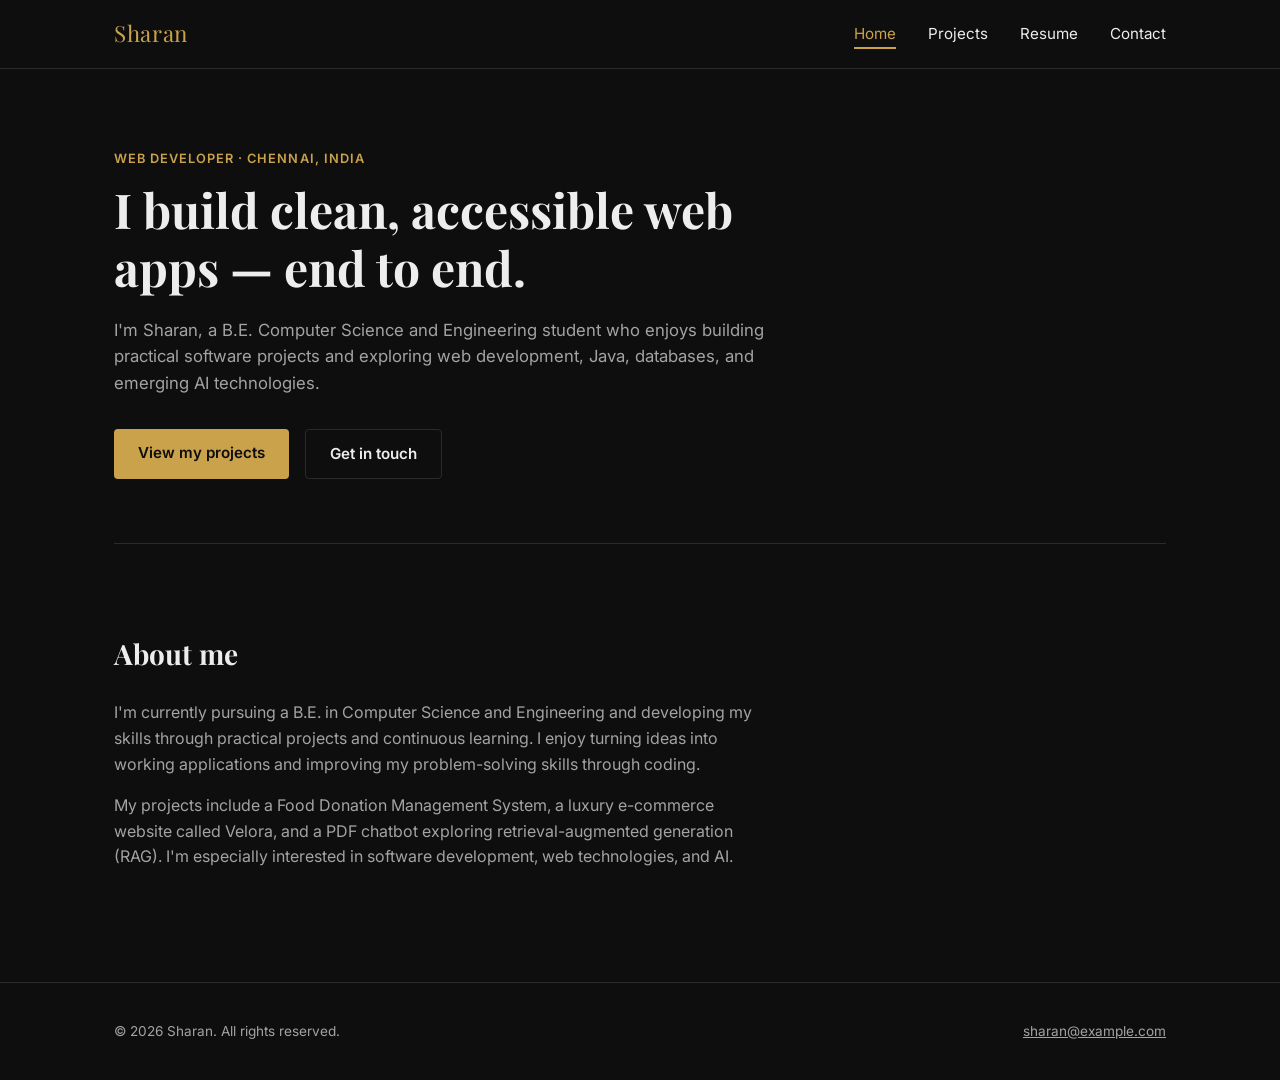
<file: index.html>
<!DOCTYPE html>
<html lang="en">
<head>
  <meta charset="UTF-8" />
  <meta name="viewport" content="width=device-width, initial-scale=1.0" />
  <title>Sharan — Web Developer in Chennai</title>
  <meta name="description" content="Sharan is a Chennai-based web developer building accessible, full-stack projects." />
  <meta property="og:type" content="website" />
  <meta property="og:title" content="Sharan — Web Developer in Chennai" />
  <meta property="og:description" content="Portfolio of Sharan, a Chennai-based web developer." />
  <meta property="og:image" content="assets/og-cover.jpeg.jpeg" />
  <link rel="preconnect" href="https://fonts.googleapis.com" />
  <link href="https://fonts.googleapis.com/css2?family=Playfair+Display:wght@600;700&family=Inter:wght@400;500;600&display=swap" rel="stylesheet" />
  <link rel="stylesheet" href="css/style.css" />
</head>
<body>

  <a class="skip-link" href="#main-content">Skip to main content</a>

  <header>
    <div class="site-header-inner">
      <p class="site-title">Sharan</p>
      <nav aria-label="Primary">
        <ul class="main-nav">
          <li><a href="index.html" aria-current="page">Home</a></li>
          <li><a href="projects.html">Projects</a></li>
          <li><a href="resume.html">Resume</a></li>
          <li><a href="contact.html">Contact</a></li>
        </ul>
      </nav>
    </div>
  </header>

  <main id="main-content">

    <section id="home" class="hero">
      <p class="eyebrow">Web Developer · Chennai, India</p>
      <h1>I build clean, accessible web apps — end to end.</h1>
      <p class="hero-text">
        <p class="hero-text">
  I'm Sharan, a B.E. Computer Science and Engineering student who enjoys
  building practical software projects and exploring web development,
  Java, databases, and emerging AI technologies.
</p>
      </p>
      <div class="hero-actions">
        <a href="projects.html" class="btn btn-primary">View my projects</a>
        <a href="contact.html" class="btn btn-secondary">Get in touch</a>
      </div>
    </section>

    <section id="about" aria-labelledby="about-heading">
  <h2 id="about-heading">About me</h2>
  <p>
    I'm currently pursuing a B.E. in Computer Science and Engineering and
    developing my skills through practical projects and continuous learning.
    I enjoy turning ideas into working applications and improving my
    problem-solving skills through coding.
  </p>
  <p>
    My projects include a Food Donation Management System, a luxury
    e-commerce website called Velora, and a PDF chatbot exploring
    retrieval-augmented generation (RAG). I'm especially interested in
    software development, web technologies, and AI.
  </p>
</section>

  </main>

  <footer>
    <div class="footer-inner">
      <p>&copy; 2026 Sharan. All rights reserved.</p>
      <p><a href="mailto:sharan@example.com">sharan@example.com</a></p>
    </div>
  </footer>

  <script src="js/script.js"></script>
</body>
</html>
</file>
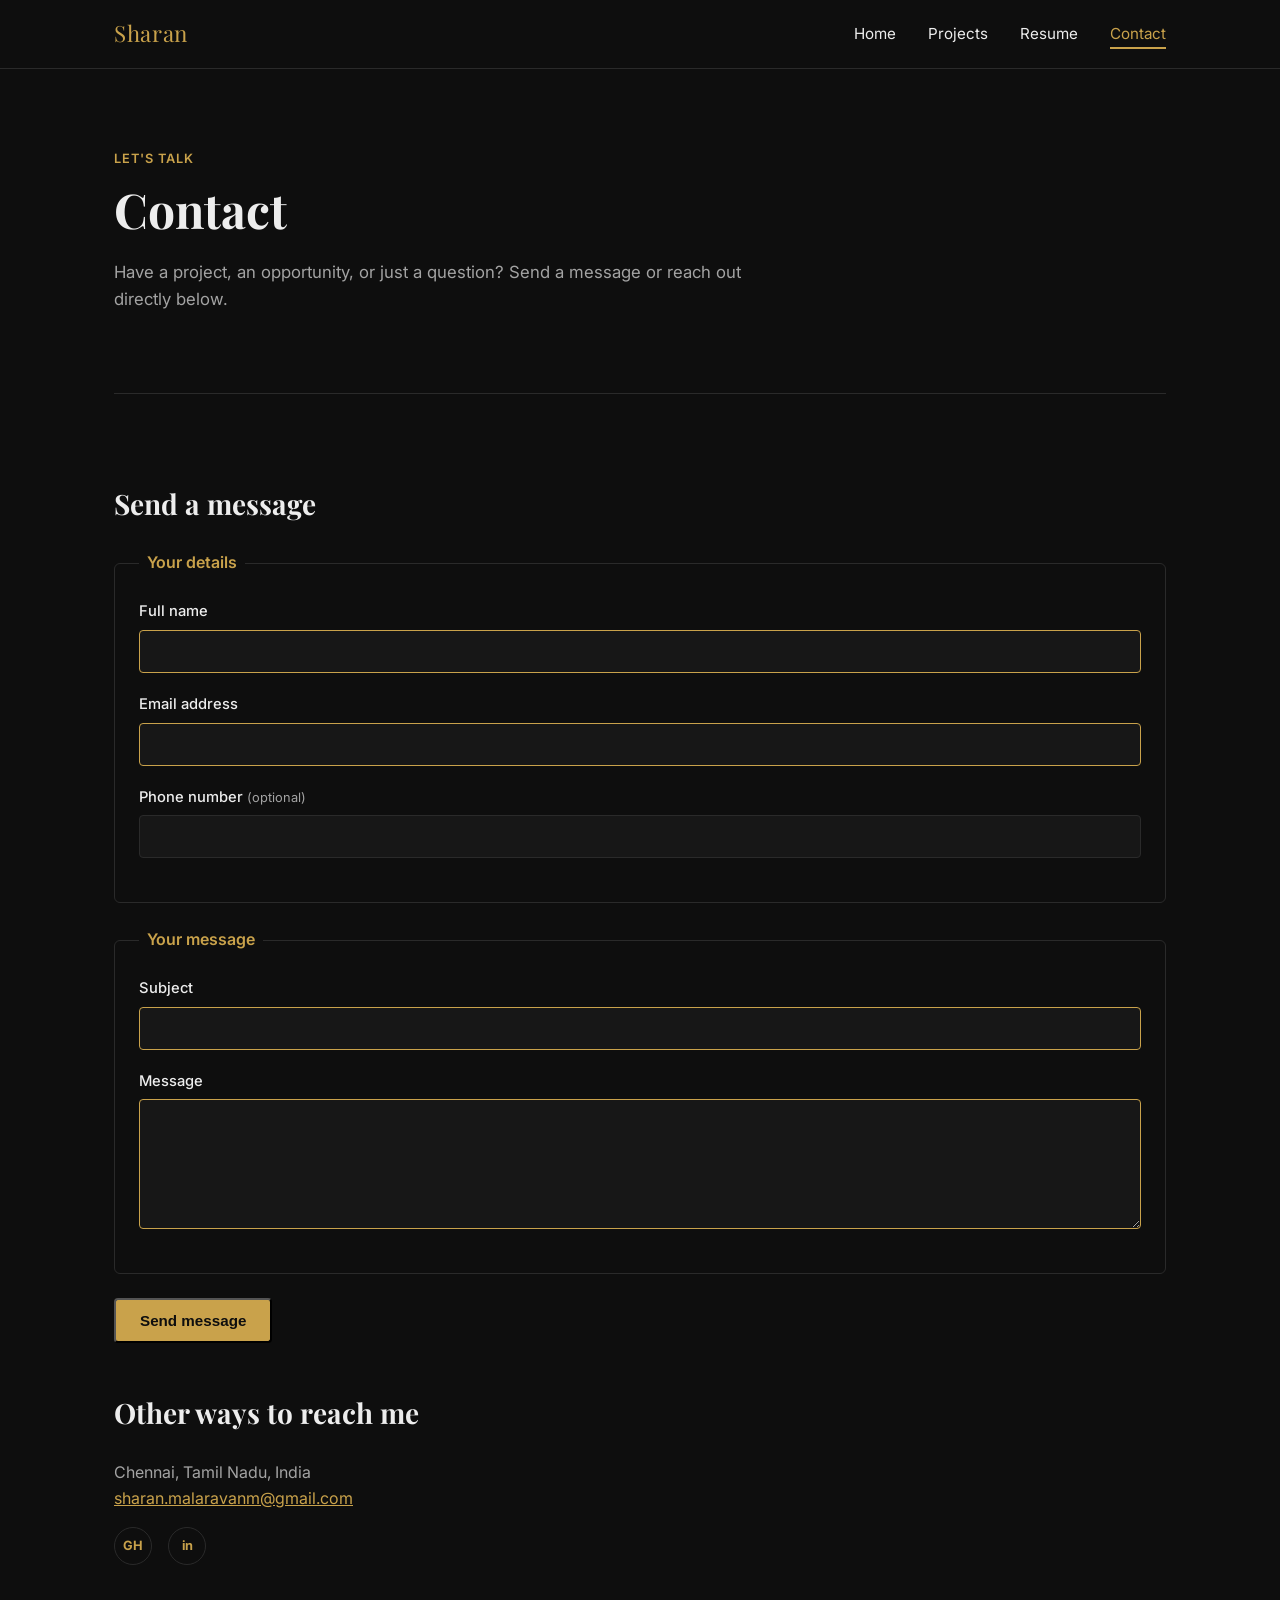
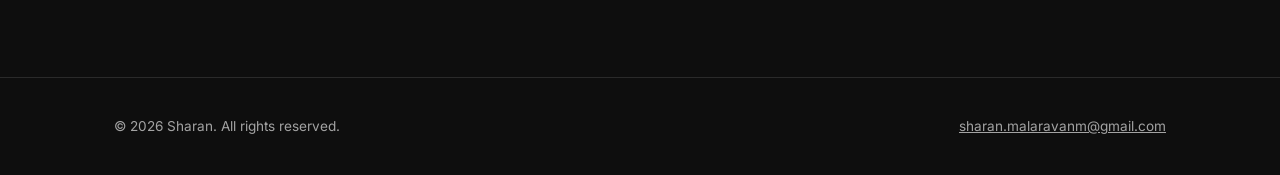
<file: contact.html>
<!DOCTYPE html>
<html lang="en">
<head>
  <meta charset="UTF-8" />
  <meta name="viewport" content="width=device-width, initial-scale=1.0" />
  <title>Contact — Sharan</title>
  <meta name="description" content="Get in touch with Sharan for web development work or collaborations." />
  <meta property="og:type" content="website" />
  <meta property="og:title" content="Contact — Sharan" />
  <meta property="og:image" content="assets/og-cover.jpg" />
  <link rel="preconnect" href="https://fonts.googleapis.com" />
  <link href="https://fonts.googleapis.com/css2?family=Playfair+Display:wght@600;700&family=Inter:wght@400;500;600&display=swap" rel="stylesheet" />
  <link rel="stylesheet" href="css/style.css" />
</head>
<body>

  <a class="skip-link" href="#main-content">Skip to main content</a>

  <header>
    <div class="site-header-inner">
      <p class="site-title">Sharan</p>
      <nav aria-label="Primary">
        <ul class="main-nav">
          <li><a href="index.html">Home</a></li>
          <li><a href="projects.html">Projects</a></li>
          <li><a href="resume.html">Resume</a></li>
          <li><a href="contact.html" aria-current="page">Contact</a></li>
        </ul>
      </nav>
    </div>
  </header>

  <main id="main-content">

    <section class="hero">
      <p class="eyebrow">Let's talk</p>
      <h1>Contact</h1>
      <p class="hero-text">Have a project, an opportunity, or just a question? Send a message or reach out directly below.</p>
    </section>

    <section aria-labelledby="form-heading">
      <h2 id="form-heading">Send a message</h2>

      <form action="#" method="post" novalidate>
        <fieldset>
          <legend>Your details</legend>

          <div class="form-field">
            <label for="name">Full name</label>
            <input type="text" id="name" name="name" autocomplete="name" required />
          </div>

          <div class="form-field">
            <label for="email">Email address</label>
            <input type="email" id="email" name="email" autocomplete="email" required />
          </div>

          <div class="form-field">
            <label for="phone">Phone number <span class="hint">(optional)</span></label>
            <input type="tel" id="phone" name="phone" autocomplete="tel" />
          </div>
        </fieldset>

        <fieldset>
          <legend>Your message</legend>

          <div class="form-field">
            <label for="subject">Subject</label>
            <input type="text" id="subject" name="subject" required />
          </div>

          <div class="form-field">
            <label for="message">Message</label>
            <textarea id="message" name="message" required></textarea>
          </div>
        </fieldset>

        <button type="submit" class="btn btn-primary">Send message</button>
      </form>

      <div class="contact-details">
        <h2>Other ways to reach me</h2>

        <address>
          Chennai, Tamil Nadu, India<br />
          <a href="mailto:sharan.malaravanm@gmail.com">sharan.malaravanm@gmail.com</a>
        </address>

        <nav aria-label="Social media">
          <ul class="social-links">
            <li>
              <a href="https://github.com/Sharan577" aria-label="Sharan on GitHub" target="_blank" rel="noopener noreferrer">GH</a>
            </li>
            <li>
              <a href="https://www.linkedin.com/in/sharan3223" aria-label="Sharan on LinkedIn" target="_blank" rel="noopener noreferrer">in</a>
            </li>
          </ul>
        </nav>
      </div>

    </section>

  </main>

  <footer>
    <div class="footer-inner">
      <p>&copy; 2026 Sharan. All rights reserved.</p>
      <p><a href="mailto:sharan.malaravanm@gmail.com">sharan.malaravanm@gmail.com</a></p>
    </div>
  </footer>

  <script src="js/script.js"></script>
</body>
</html>
</file>
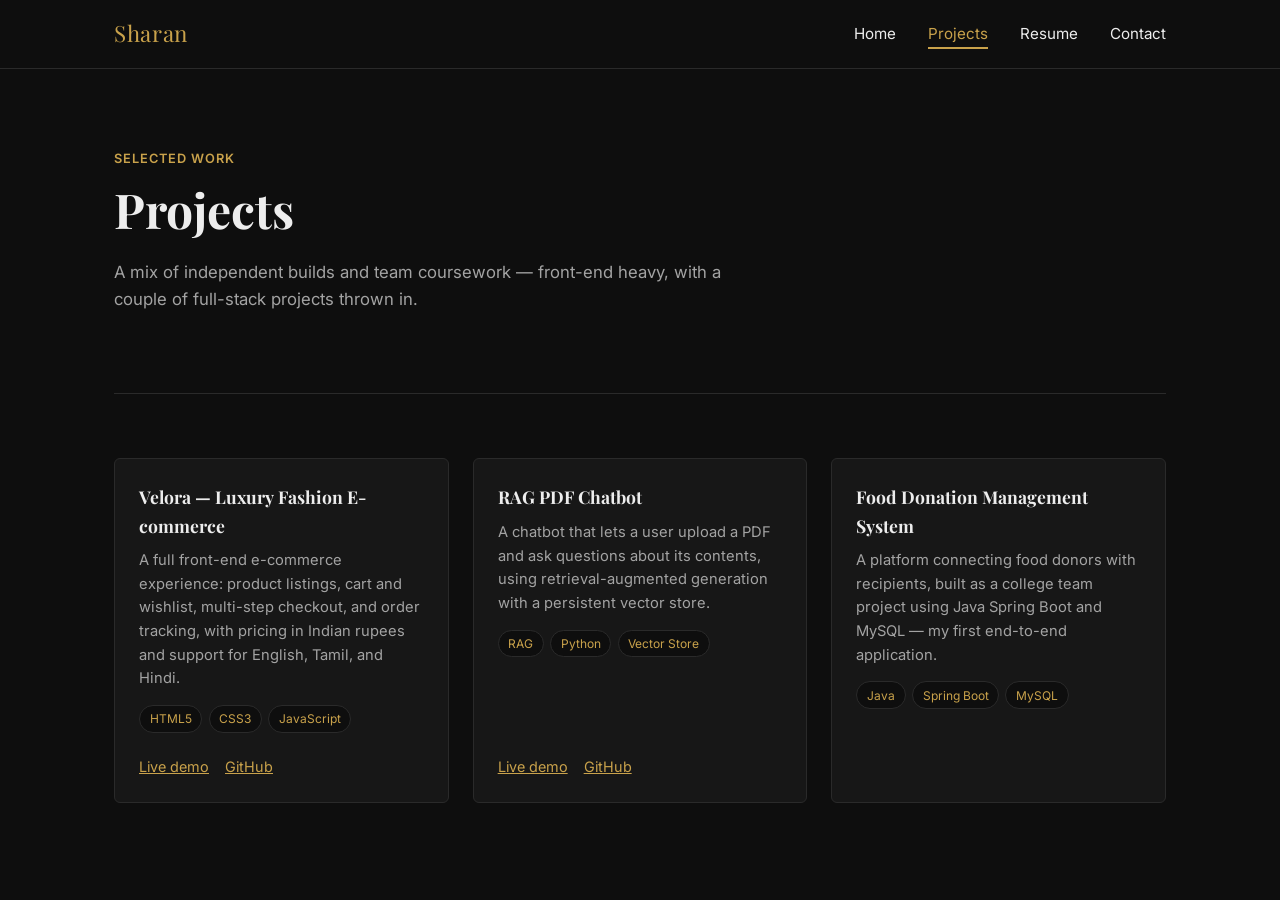
<file: projects.html>
<!DOCTYPE html>
<html lang="en">
<head>
  <meta charset="UTF-8" />
  <meta name="viewport" content="width=device-width, initial-scale=1.0" />
  <title>Projects — Sharan</title>
  <meta name="description" content="A selection of projects by Sharan, including an e-commerce site, a RAG-powered PDF chatbot, and a Java Spring Boot project." />
  <meta property="og:type" content="website" />
  <meta property="og:title" content="Projects — Sharan" />
  <meta property="og:description" content="E-commerce, RAG chatbot, and full-stack Java projects by Sharan." />
  <meta property="og:image" content="assets/og-cover.jpg" />
  <link rel="preconnect" href="https://fonts.googleapis.com" />
  <link href="https://fonts.googleapis.com/css2?family=Playfair+Display:wght@600;700&family=Inter:wght@400;500;600&display=swap" rel="stylesheet" />
  <link rel="stylesheet" href="css/style.css" />
</head>
<body>

  <a class="skip-link" href="#main-content">Skip to main content</a>

  <header>
    <div class="site-header-inner">
      <p class="site-title">Sharan</p>
      <nav aria-label="Primary">
        <ul class="main-nav">
          <li><a href="index.html">Home</a></li>
          <li><a href="projects.html" aria-current="page">Projects</a></li>
          <li><a href="resume.html">Resume</a></li>
          <li><a href="contact.html">Contact</a></li>
        </ul>
      </nav>
    </div>
  </header>

  <main id="main-content">

    <section class="hero">
      <p class="eyebrow">Selected Work</p>
      <h1>Projects</h1>
      <p class="hero-text">A mix of independent builds and team coursework — front-end heavy, with a couple of full-stack projects thrown in.</p>
    </section>

    <section aria-labelledby="projects-heading">
      <h2 id="projects-heading" class="sr-only">Project list</h2>
      <div class="card-grid">

        <article class="card">
          <h3>Velora — Luxury Fashion E-commerce</h3>
          <p>
            A full front-end e-commerce experience: product listings, cart and wishlist,
            multi-step checkout, and order tracking, with pricing in Indian rupees and
            support for English, Tamil, and Hindi.
          </p>
          <ul class="tag-list" aria-label="Technologies used">
            <li class="tag">HTML5</li>
            <li class="tag">CSS3</li>
            <li class="tag">JavaScript</li>
          </ul>
          <div class="card-links">
            <a href="#" aria-label="View live demo of Velora">Live demo</a>
            <a href="#" aria-label="View Velora source code on GitHub">GitHub</a>
          </div>
        </article>

        <article class="card">
          <h3>RAG PDF Chatbot</h3>
          <p>
            A chatbot that lets a user upload a PDF and ask questions about its contents,
            using retrieval-augmented generation with a persistent vector store.
          </p>
          <ul class="tag-list" aria-label="Technologies used">
            <li class="tag">RAG</li>
            <li class="tag">Python</li>
            <li class="tag">Vector Store</li>
          </ul>
          <div class="card-links">
            <a href="#" aria-label="View live demo of the RAG PDF chatbot">Live demo</a>
            <a href="#" aria-label="View RAG PDF chatbot source code on GitHub">GitHub</a>
          </div>
        </article>

        <article class="card">
          <h3>Food Donation Management System</h3>
          <p>
            A platform connecting food donors with recipients, built as a college team
            project using Java Spring Boot and MySQL — my first end-to-end application.
          </p>
          <ul class="tag-list" aria-label="Technologies used">
            <li class="tag">Java</li>
            <li class="tag">Spring Boot</li>
            <li class="tag">MySQL</li>
          </ul>
          <div class="card-links">
</file>
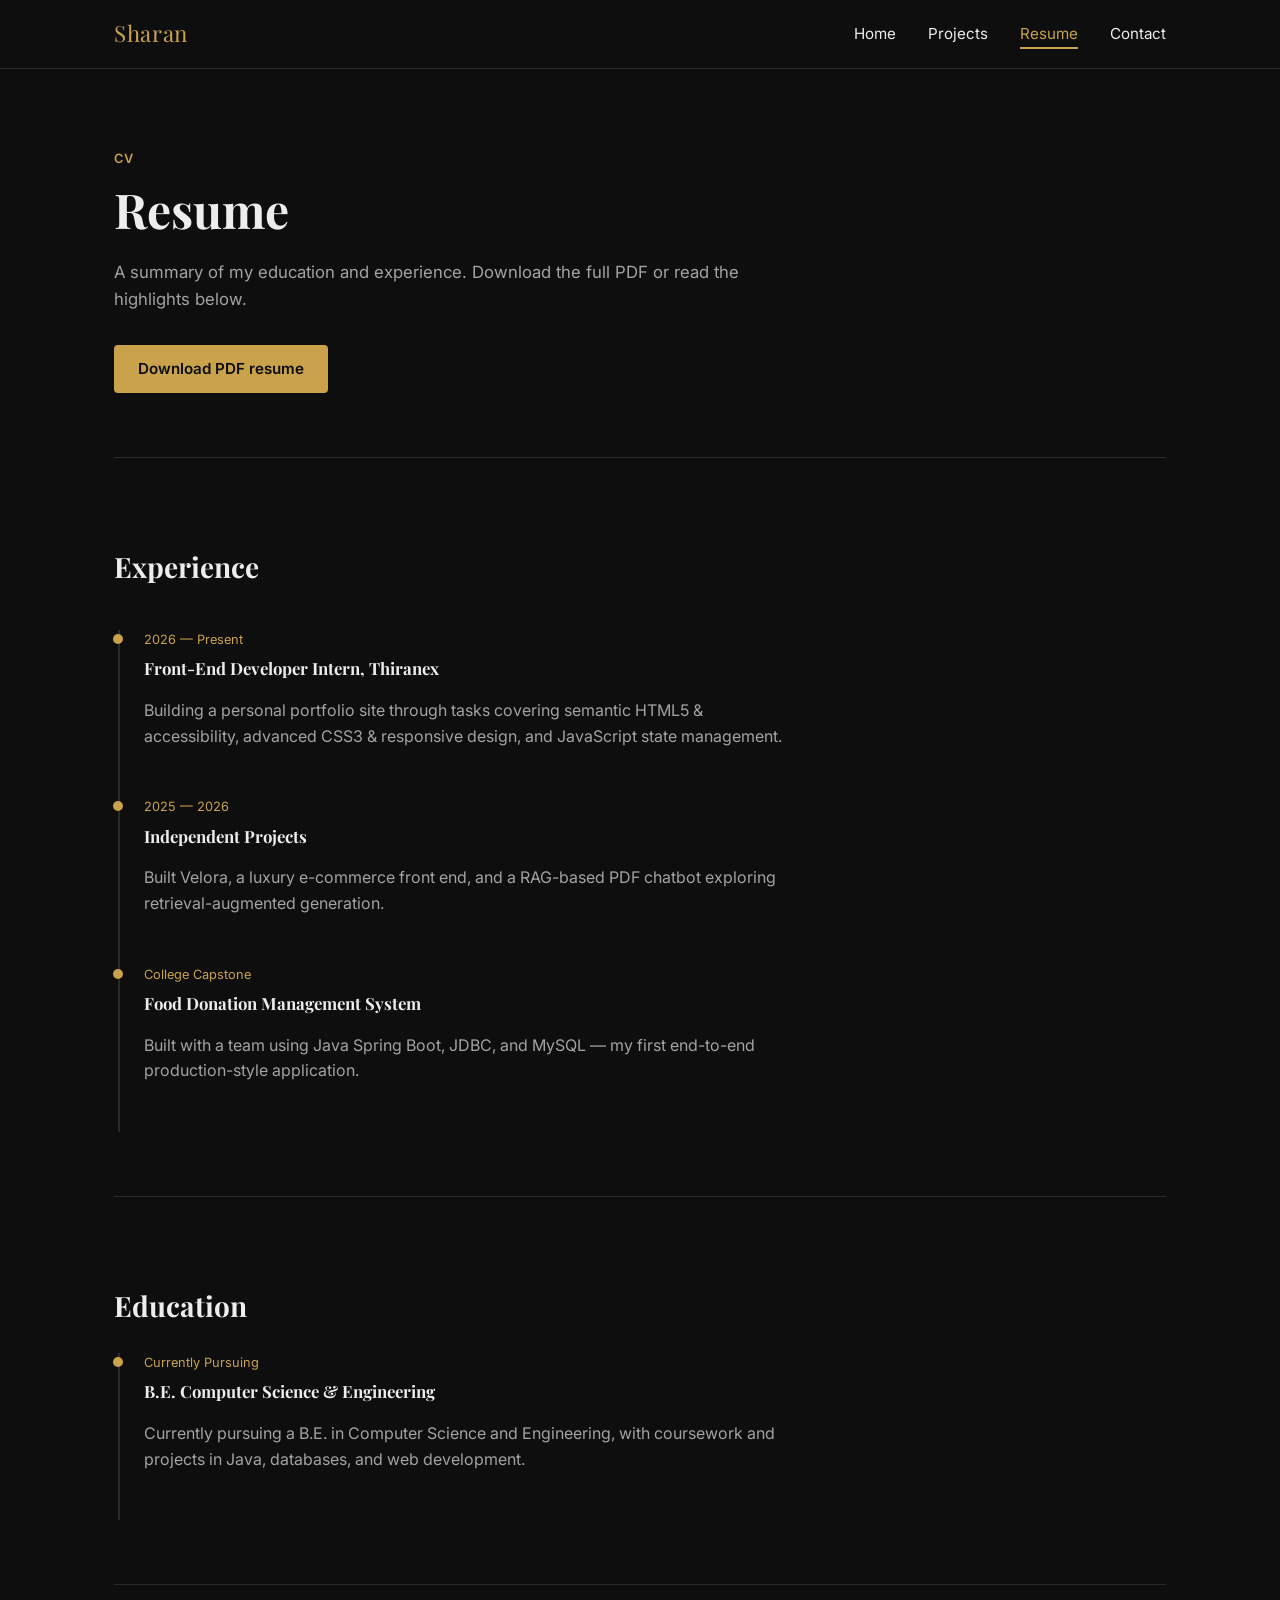
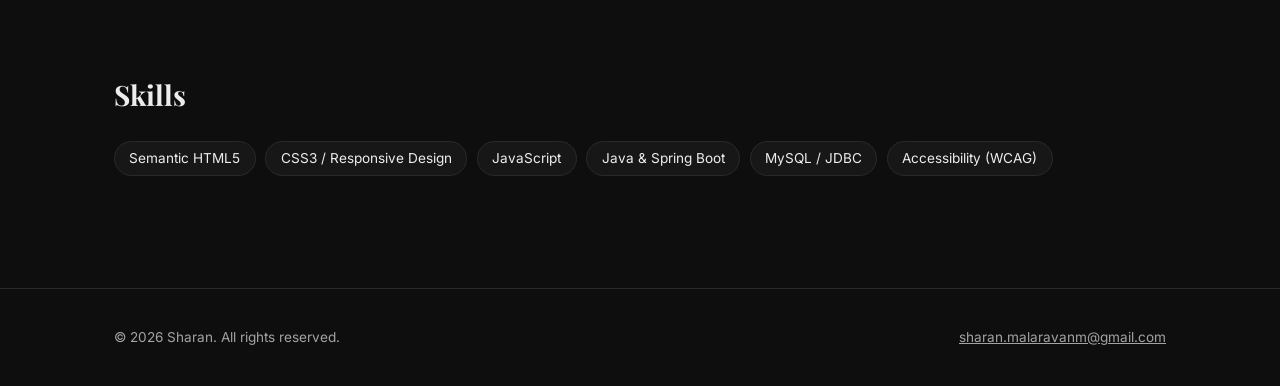
<file: resume.html>
<!DOCTYPE html>
<html lang="en">
<head>
  <meta charset="UTF-8" />
  <meta name="viewport" content="width=device-width, initial-scale=1.0" />
  <title>Resume — Sharan</title>
  <meta name="description" content="Sharan's resume: skills, education, and experience in web development and software development." />
  <meta property="og:type" content="website" />
  <meta property="og:title" content="Resume — Sharan" />
  <meta property="og:image" content="assets/og-cover.jpg" />
  <link rel="preconnect" href="https://fonts.googleapis.com" />
  <link href="https://fonts.googleapis.com/css2?family=Playfair+Display:wght@600;700&family=Inter:wght@400;500;600&display=swap" rel="stylesheet" />
  <link rel="stylesheet" href="css/style.css" />
</head>
<body>

  <a class="skip-link" href="#main-content">Skip to main content</a>

  <header>
    <div class="site-header-inner">
      <p class="site-title">Sharan</p>
      <nav aria-label="Primary">
        <ul class="main-nav">
          <li><a href="index.html">Home</a></li>
          <li><a href="projects.html">Projects</a></li>
          <li><a href="resume.html" aria-current="page">Resume</a></li>
          <li><a href="contact.html">Contact</a></li>
        </ul>
      </nav>
    </div>
  </header>

  <main id="main-content">

    <section class="hero">
      <p class="eyebrow">CV</p>
      <h1>Resume</h1>
      <p class="hero-text">A summary of my education and experience. Download the full PDF or read the highlights below.</p>
      <div class="hero-actions">
        <a href="assets/sharan-resume.pdf" class="btn btn-primary" download>Download PDF resume</a>
      </div>
    </section>

    <section aria-labelledby="experience-heading">
      <h2 id="experience-heading">Experience</h2>
      <div class="timeline">

        <div class="timeline-item">
          <p class="timeline-meta">2026 — Present</p>
          <h3>Front-End Developer Intern, Thiranex</h3>
          <p>Building a personal portfolio site through tasks covering semantic HTML5 &amp; accessibility, advanced CSS3 &amp; responsive design, and JavaScript state management.</p>
        </div>

        <div class="timeline-item">
          <p class="timeline-meta">2025 — 2026</p>
          <h3>Independent Projects</h3>
          <p>Built Velora, a luxury e-commerce front end, and a RAG-based PDF chatbot exploring retrieval-augmented generation.</p>
        </div>

        <div class="timeline-item">
          <p class="timeline-meta">College Capstone</p>
          <h3>Food Donation Management System</h3>
          <p>Built with a team using Java Spring Boot, JDBC, and MySQL — my first end-to-end production-style application.</p>
        </div>

      </div>
    </section>

    <section aria-labelledby="education-heading">
      <h2 id="education-heading">Education</h2>
      <div class="timeline-item">
        <p class="timeline-meta">Currently Pursuing</p>
        <h3>B.E. Computer Science &amp; Engineering</h3>
        <p>Currently pursuing a B.E. in Computer Science and Engineering, with coursework and projects in Java, databases, and web development.</p>
      </div>
    </section>

    <section aria-labelledby="skills-heading-resume">
      <h2 id="skills-heading-resume">Skills</h2>
      <ul class="skills-list">
        <li>Semantic HTML5</li>
        <li>CSS3 / Responsive Design</li>
        <li>JavaScript</li>
        <li>Java &amp; Spring Boot</li>
        <li>MySQL / JDBC</li>
        <li>Accessibility (WCAG)</li>
      </ul>
    </section>

  </main>

  <footer>
    <div class="footer-inner">
      <p>&copy; 2026 Sharan. All rights reserved.</p>
      <p><a href="mailto:sharan.malaravanm@gmail.com">sharan.malaravanm@gmail.com</a></p>
    </div>
  </footer>

  <script src="js/script.js"></script>
</body>
</html>
</file>
<file: css/style.css>
:root {
  --color-bg: #0e0e0e;
  --color-surface: #171717;
  --color-text: #ededed;
  --color-muted: #a3a3a3;
  --color-gold: #c9a24b;
  --color-border: #2a2a2a;

  --font-heading: 'Playfair Display', serif;
  --font-body: 'Inter', sans-serif;
}

* {
  box-sizing: border-box;
}

html {
  scroll-behavior: smooth;
}

body {
  margin: 0;
  background-color: var(--color-bg);
  color: var(--color-text);
  font-family: var(--font-body);
  line-height: 1.6;
}

h1,
h2,
h3 {
  font-family: var(--font-heading);
  color: var(--color-text);
}

a {
  color: var(--color-gold);
}

img {
  max-width: 100%;
  height: auto;
}

.skip-link {
  position: absolute;
  left: -999px;
  top: 0;
  background: var(--color-gold);
  color: #0e0e0e;
  padding: 0.75rem 1.25rem;
  font-weight: 600;
  z-index: 999;
  text-decoration: none;
}

.skip-link:focus {
  left: 1rem;
  top: 1rem;
}

header {
  position: sticky;
  top: 0;
  background-color: var(--color-bg);
  border-bottom: 1px solid var(--color-border);
  z-index: 100;
}

.site-header-inner {
  max-width: 1100px;
  margin: 0 auto;
  padding: 1rem 1.5rem;
  display: flex;
  align-items: center;
  justify-content: space-between;
  flex-wrap: wrap;
  gap: 1rem;
}

.site-title {
  font-family: var(--font-heading);
  font-size: 1.4rem;
  color: var(--color-gold);
  margin: 0;
  letter-spacing: 0.03em;
}

.main-nav {
  list-style: none;
  display: flex;
  gap: 2rem;
  margin: 0;
  padding: 0;
}

.main-nav a {
  color: var(--color-text);
  text-decoration: none;
  font-size: 0.95rem;
  padding: 0.25rem 0;
  border-bottom: 2px solid transparent;
  transition: color 0.2s ease, border-color 0.2s ease;
}

.main-nav a:hover,
.main-nav a[aria-current="page"] {
  color: var(--color-gold);
  border-bottom-color: var(--color-gold);
}

main {
  max-width: 1100px;
  margin: 0 auto;
  padding: 0 1.5rem;
}

section {
  padding: 4rem 0;
}

section + section {
  border-top: 1px solid var(--color-border);
}

.hero {
  padding-top: 5rem;
}

.eyebrow {
  color: var(--color-gold);
  text-transform: uppercase;
  letter-spacing: 0.08em;
  font-size: 0.8rem;
  font-weight: 600;
  margin: 0 0 0.75rem;
}

.hero h1 {
  font-size: clamp(2rem, 4vw, 3rem);
  line-height: 1.2;
  margin: 0 0 1.25rem;
  max-width: 20ch;
}

.hero-text {
  color: var(--color-muted);
  max-width: 60ch;
  font-size: 1.05rem;
}

.hero-actions {
  display: flex;
  gap: 1rem;
  margin-top: 2rem;
  flex-wrap: wrap;
}

.btn {
  display: inline-block;
  padding: 0.75rem 1.5rem;
  border-radius: 4px;
  font-weight: 600;
  text-decoration: none;
  font-size: 0.95rem;
  transition: opacity 0.2s ease, border-color 0.2s ease;
}

.btn:hover {
  opacity: 0.85;
}

.btn-primary {
  background-color: var(--color-gold);
  color: #0e0e0e;
}

.btn-secondary {
  background-color: transparent;
  color: var(--color-text);
  border: 1px solid var(--color-border);
}

section h2 {
  font-size: 1.75rem;
  margin-bottom: 1.5rem;
}

section p {
  color: var(--color-muted);
  max-width: 65ch;
}

.card-grid {
  display: grid;
  grid-template-columns: repeat(auto-fit, minmax(260px, 1fr));
  gap: 1.5rem;
}

.card {
  background-color: var(--color-surface);
  border: 1px solid var(--color-border);
  border-radius: 6px;
  padding: 1.5rem;
  display: flex;
  flex-direction: column;
  gap: 0.6rem;
}

.card h3 {
  font-size: 1.1rem;
  margin: 0;
}

.card p {
  font-size: 0.92rem;
  margin: 0;
}

.tag-list {
  list-style: none;
  display: flex;
  flex-wrap: wrap;
  gap: 0.4rem;
  margin: 0.3rem 0;
  padding: 0;
}

.tag {
  background-color: var(--color-bg);
  border: 1px solid var(--color-border);
  color: var(--color-gold);
  font-size: 0.75rem;
  padding: 0.2rem 0.6rem;
  border-radius: 999px;
}

.card-links {
  display: flex;
  gap: 1rem;
  margin-top: auto;
  padding-top: 0.5rem;
}

.card-links a {
  font-size: 0.9rem;
}

.timeline {
  margin-top: 2.5rem;
}

.timeline-item {
  border-left: 2px solid var(--color-border);
  padding-left: 1.5rem;
  margin-left: 0.25rem;
  padding-bottom: 2rem;
  position: relative;
}

.timeline-item::before {
  content: "";
  position: absolute;
  left: -7px;
  top: 4px;
  width: 10px;
  height: 10px;
  border-radius: 50%;
  background-color: var(--color-gold);
}

.timeline-meta {
  color: var(--color-gold);
  font-size: 0.8rem;
  margin: 0 0 0.3rem;
}

.timeline-item h3 {
  margin: 0 0 0.4rem;
  font-size: 1.05rem;
}

.skills-heading {
  margin-top: 2.5rem;
  font-size: 1.2rem;
}

.skills-list {
  list-style: none;
  display: flex;
  flex-wrap: wrap;
  gap: 0.6rem;
  padding: 0;
  margin-top: 1rem;
}

.skills-list li {
  background-color: var(--color-surface);
  border: 1px solid var(--color-border);
  color: var(--color-text);
  padding: 0.35rem 0.9rem;
  border-radius: 999px;
  font-size: 0.85rem;
}

fieldset {
  border: 1px solid var(--color-border);
  border-radius: 6px;
  padding: 1.5rem;
  margin: 0 0 1.5rem;
}

legend {
  font-weight: 600;
  color: var(--color-gold);
  padding: 0 0.5rem;
}

.form-field {
  margin-bottom: 1.25rem;
  display: flex;
  flex-direction: column;
  gap: 0.4rem;
}

.form-field label {
  font-weight: 500;
  font-size: 0.92rem;
}

.hint {
  color: var(--color-muted);
  font-weight: 400;
  font-size: 0.8rem;
}

input,
textarea {
  font-family: inherit;
  font-size: 1rem;
  padding: 0.65rem 0.8rem;
  background-color: var(--color-surface);
  border: 1px solid var(--color-border);
  border-radius: 4px;
  color: var(--color-text);
  width: 100%;
}

input::placeholder,
textarea::placeholder {
  color: var(--color-muted);
}

textarea {
  min-height: 130px;
  resize: vertical;
}

input:focus-visible,
textarea:focus-visible,
button:focus-visible,
a:focus-visible {
  outline: 3px solid var(--color-gold);
  outline-offset: 3px;
}

input:invalid:not(:placeholder-shown),
textarea:invalid:not(:placeholder-shown) {
  border-color: var(--color-gold);
}

.contact-details {
  margin-top: 3rem;
}

.contact-details address {
  font-style: normal;
  color: var(--color-muted);
  margin: 1rem 0;
}

.social-links {
  list-style: none;
  display: flex;
  gap: 1rem;
  padding: 0;
}

.social-links a {
  display: inline-flex;
  align-items: center;
  justify-content: center;
  width: 38px;
  height: 38px;
  border: 1px solid var(--color-border);
  border-radius: 50%;
  font-size: 0.8rem;
  font-weight: 700;
  text-decoration: none;
}

.social-links a:hover {
  border-color: var(--color-gold);
  color: var(--color-gold);
}

footer {
  border-top: 1px solid var(--color-border);
  margin-top: 2rem;
}

.footer-inner {
  max-width: 1100px;
  margin: 0 auto;
  padding: 1.5rem;
  display: flex;
  justify-content: space-between;
  flex-wrap: wrap;
  gap: 0.5rem;
  color: var(--color-muted);
  font-size: 0.85rem;
}

.footer-inner a {
  color: var(--color-muted);
}

.footer-inner a:hover {
  color: var(--color-gold);
}

.sr-only {
  position: absolute;
  width: 1px;
  height: 1px;
  padding: 0;
  margin: -1px;
  overflow: hidden;
  clip: rect(0, 0, 0, 0);
  white-space: nowrap;
  border: 0;
}

@media (max-width: 700px) {
  .site-header-inner {
    flex-direction: column;
    align-items: flex-start;
  }

  .main-nav {
    width: 100%;
    gap: 1rem;
    flex-wrap: wrap;
  }

  .main-nav a {
    display: inline-block;
    padding: 0.35rem 0;
  }

  main {
    padding: 0 1rem;
  }

  section {
    padding: 3rem 0;
  }

  .hero {
    padding-top: 3.5rem;
  }

  .hero-actions {
    flex-direction: column;
    align-items: stretch;
  }

  .btn {
    text-align: center;
  }

  .card-grid {
    grid-template-columns: 1fr;
  }

  .timeline-item {
    padding-left: 1rem;
  }

  .footer-inner {
    flex-direction: column;
    padding: 1.25rem 1rem;
  }
}

@media (prefers-reduced-motion: reduce) {
  html {
    scroll-behavior: auto;
  }

  *,
  *::before,
  *::after {
    transition-duration: 0.01ms !important;
    animation-duration: 0.01ms !important;
    animation-iteration-count: 1 !important;
  }
}
</file>
